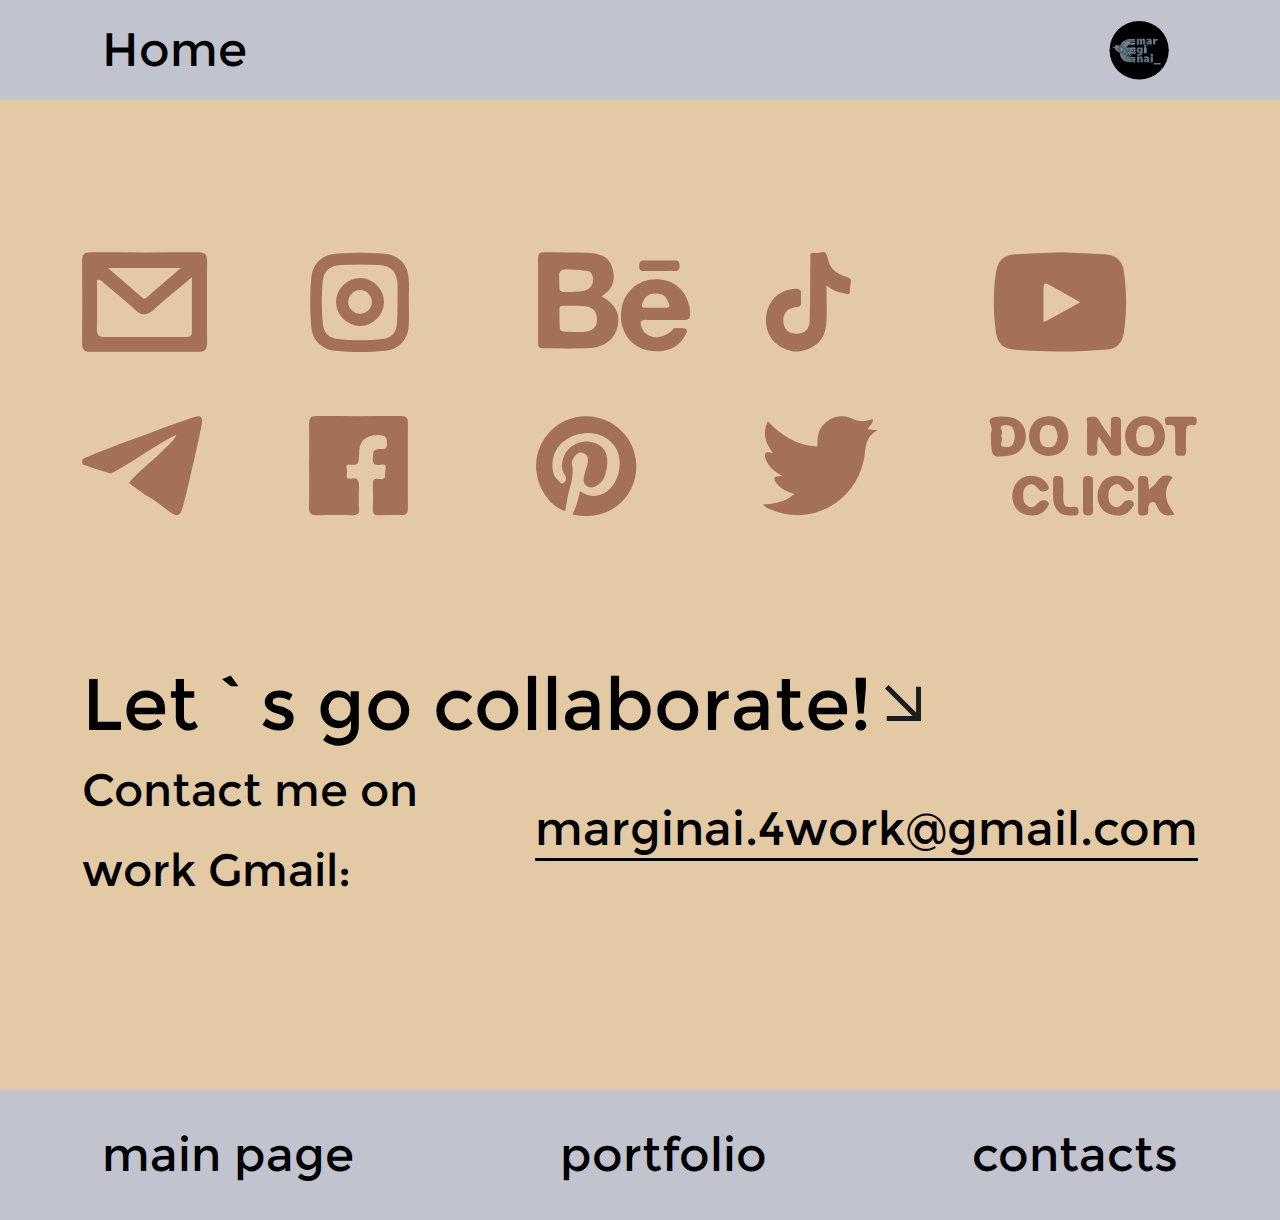
<file: contacts.html>
<!DOCTYPE html>
<html lang="en">
<head>
    <meta charset="UTF-8">
    <link rel="stylesheet" href="styles/styles.css">

    <title>Contacts</title>
</head>
<body>
<header>
    <a href="index.html">Home</a>
    <a class="logotype" href="index.html">
        <img class="logotype-item" src="media/img/logo.svg" alt="logo">
    </a>
</header>
<main>
    <div class="container">
        <section class="cont">
            <div class="line1 row">
                <a class="col" target="_blank" href="mailto: marginai.4work@gmail.com"><i class="icon-mail"></i></a>
                <a class="col" target="_blank" href="https://www.instagram.com/marginai_/"><i class="icon-instagram"></i> </a>
                <a class="col" target="_blank" href="https://www.behance.net/marginai11a52b"><i class="icon-behance"></i> </a>
                <a class="col" target="_blank" href="https://www.tiktok.com/@marginai_?lang=ru-RU"><i class="icon-tiktok"></i> </a>
                <a class="col" target="_blank" href="https://www.youtube.com/channel/UCEJxVLRbI3MbpDrWArgPAqw"><i
                        class="icon-youtube"></i> </a>
            </div>
            <div class="line2 row">
                <a class="col" target="_blank" href="https://t.me/Irina_Harkavets"><i class="icon-telegram"></i> </a>
                <a class="col" target="_blank" href="https://www.facebook.com/irina.harkavets/"><i class="icon-facebook"></i></a>
                <a class="col" target="_blank" href="https://www.pinterest.com/?show_error=true"><i class="icon-pinterest"></i></a>
                <a class="col" target="_blank" href="https://twitter.com/marginai_art"><i class="icon-twitter"></i> </a>
                <a class="col" target="_blank" href="https://opensea.io/marginai_"><i class="icon-do-not-click"></i></a>
            </div>
        </section>
        <section class="collaboration">
            <div class="collaboration-arrow">
                <p>Let`s go collaborate!</p>
                <img src="media/img/arrow.svg" alt="arrow">
            </div>
            <div class="gmail">
                <span>Contact me on work Gmail: </span>
                <div class="link-gmail">
                    <a href="mailto: marginai.4work@gmail.com">marginai.4work@gmail.com</a>
                    <hr>
                </div>
            </div>
        </section>
    </div>
</main>
<footer class="footer">
    <a href="index.html">main page</a>
    <a href="portfolio.html">portfolio</a>
    <a href="contacts.html">contacts</a>
</footer>
</body>
</html>
</file>
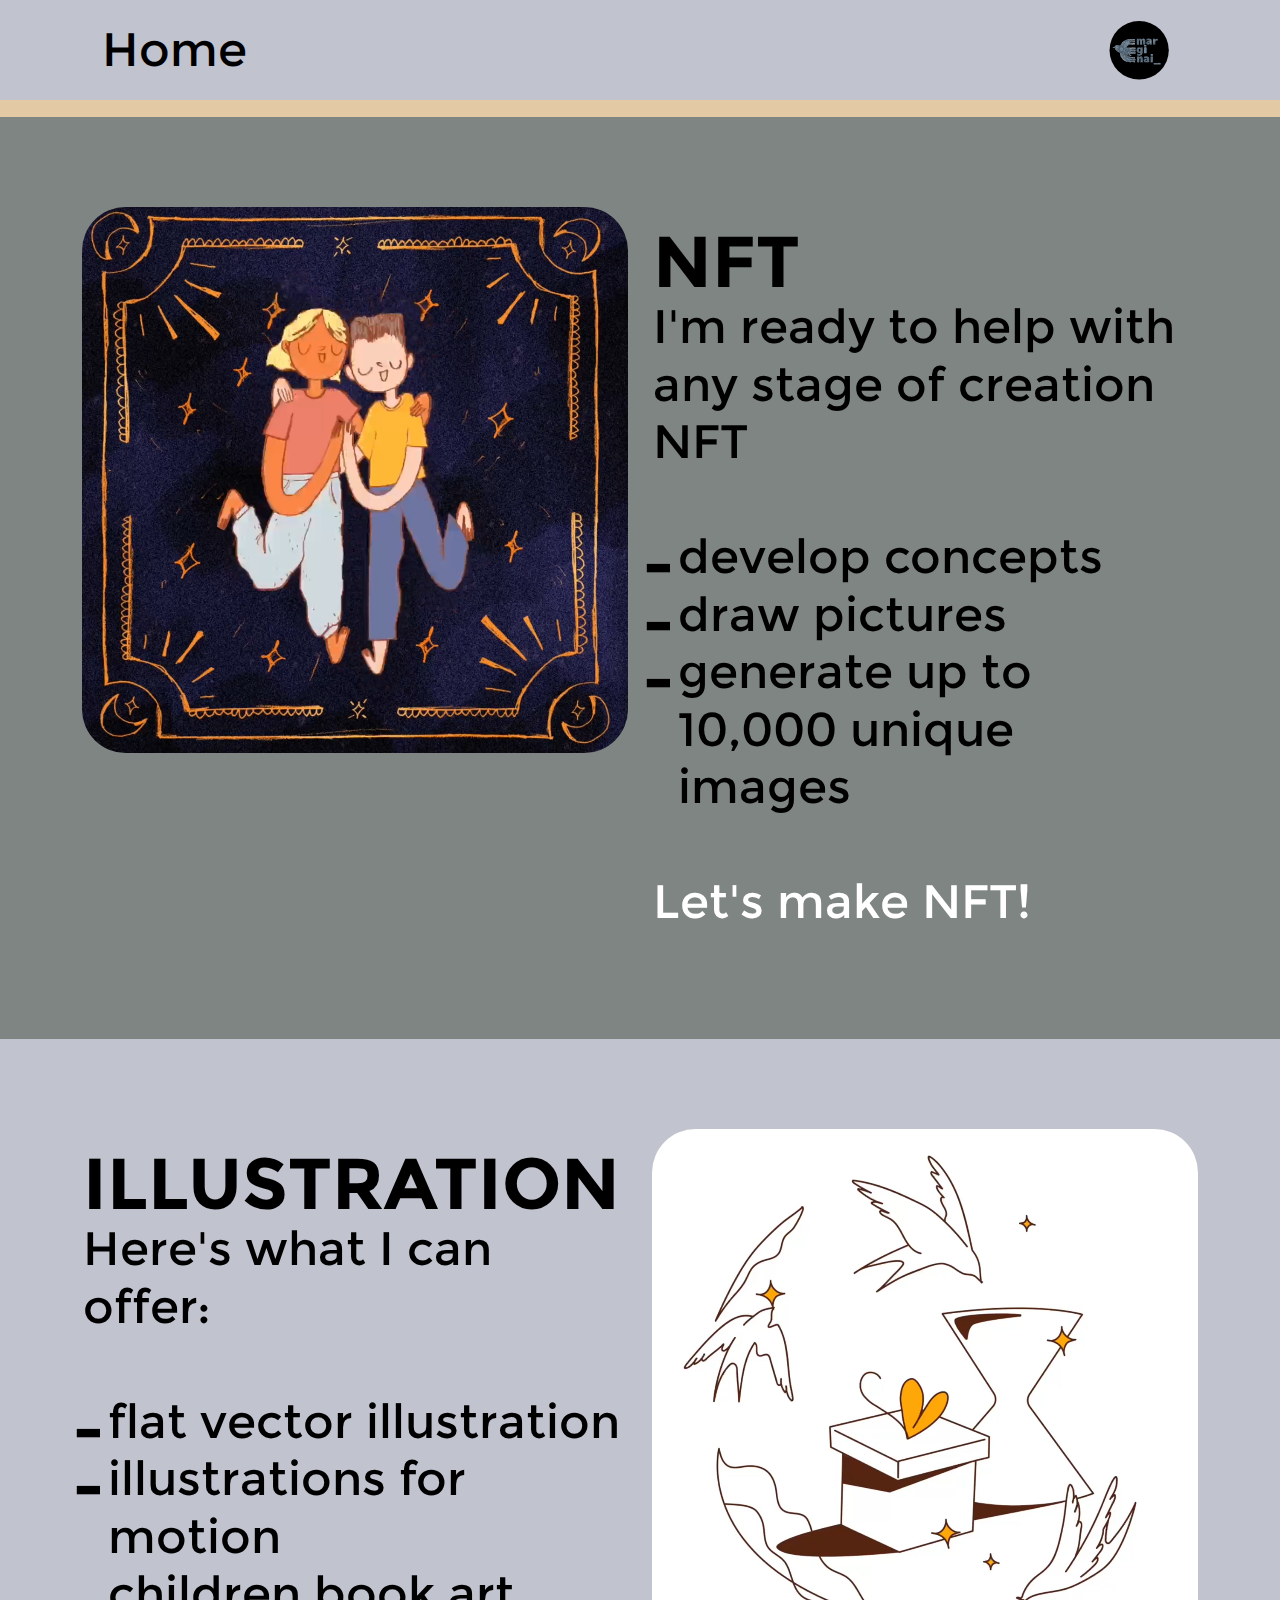
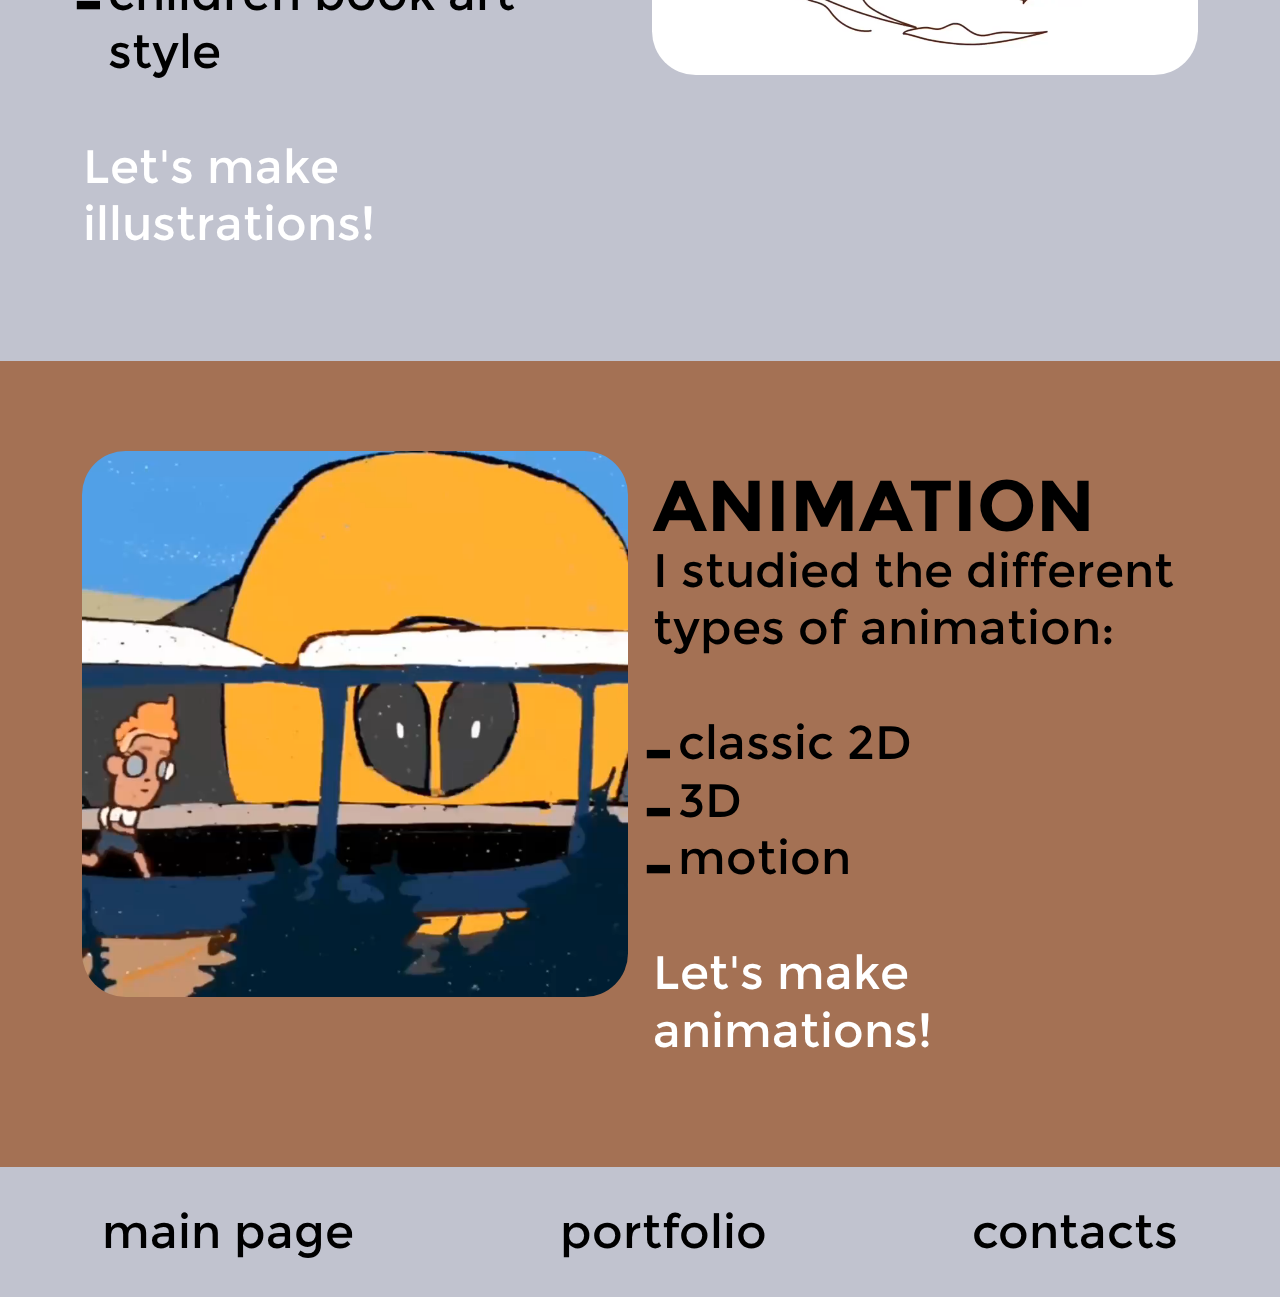
<file: portfolio.html>
<!DOCTYPE html>
<html lang="en">
<head>
    <meta charset="UTF-8">
    <link rel="stylesheet" href="styles/styles.css">
    <title>Portfolio</title>
</head>
<body>
<header>
    <a href="index.html">Home</a>
    <a class="logotype" href="index.html">
        <img class="logotype-item" src="media/img/logo.svg" alt="logo">
    </a>
</header>
<main>
    <section class="NFT">
        <div class="container">
            <div class="row">
                <div class="gif col-6">
                    <video loop muted autoplay class="gif_item" src="media/nft.MOV">
                        <source src="media/nft.MOV" type="nft">
                    </video>
                </div>
                <div class="info col-6">
                    <h2>NFT</h2>
                    <p>I'm ready to help with any
                        stage of creation NFT</p>
                    <br>
                    <ul class="list">
                        <li class="list-item">develop concepts</li>
                        <li class="list-item">draw pictures</li>
                        <li class="list-item">generate up to 10,000 unique images</li>
                    </ul>
                    <br>
                    <a href="contacts.html" class="lets">Let's make NFT!</a>
                </div>
            </div>
        </div>
    </section>
    <section class="illustration">
        <div class="container">
            <div class="row">
                <div class="info col-6">
                    <h2>illustration</h2>
                    <p>Here's what I can offer: </p>
                    <br>
                    <ul class="list">
                        <li class="list-item">flat vector illustration</li>
                        <li class="list-item">illustrations for motion</li>
                        <li class="list-item">children book art style</li>
                    </ul>
                    <br>
                    <a href="contacts.html" class="lets">Let's make illustrations!</a>
                </div>
                <div class="gif col-6">
                    <video loop muted autoplay class="gif_item" src="media/illustration.MOV">
                        <source src="media/illustration.MOV" type="illustration">
                    </video>
                </div>
            </div>
        </div>
    </section>
    <section class="animation">
        <div class="container">
            <div class="row">
                <div class="gif col-6">
                    <video loop muted autoplay class="gif_item" src="media/animation.MOV">
                        <source src="media/animation.MOV" type="animation">
                    </video>
                </div>
                <div class="info col-6">
                    <h2>animation</h2>
                    <p>I studied the different
                        types of animation:</p>
                    <br>
                    <ul class="list">
                        <li class="list-item">classic 2D</li>
                        <li class="list-item">3D</li>
                        <li class="list-item">motion</li>
                    </ul>
                    <br>
                    <a href="contacts.html" class="lets">Let's make animations! </a>
                </div>
            </div>
        </div>
    </section>
</main>
<footer class="footer">
    <a href="index.html">main page</a>
    <a href="portfolio.html">portfolio</a>
    <a href="contacts.html">contacts</a>
</footer>
</body>
</html>
</file>
<file: styles/styles.css>
@import "removal.css";
@import "bootstrap-grid.min.css";
@import "fonts.css";
@import "icon.css";


body {
    background: #E3C9A4;
    font-family: "Montserrat-Regular", sans-serif;
    font-size: 35pt;
    line-height: 43.13pt;
}

main {
    padding-top: 13vh;
}

a {
    color: black;
}

a:hover {
    cursor: pointer;
    text-decoration: none;
    color: black;
    opacity: 60%;
    transition: 30ms;
}

/*----Header-------------------------------------------------*/
header {
    /*position: sticky;*/
    position: fixed;
    top: 0;
    left: 0;
    width: 100%;
    padding: 1vh 8vw;
    background: #C1C3CF;
    display: flex;
    flex-direction: row;
    justify-content: space-between;
    align-items: center;
}

header .logotype {
    width: 7%;
}

header .logotype-item {
    width: 100%;
}

.logotype:hover {
    opacity: 100%;
}

/*----Footer-------------------------------------------------*/
footer {
    padding: 4vh 8vw;
    background: #C1C3CF;
    display: flex;
    flex-direction: row;
    justify-content: space-between;
}

/*----Main page-------------------------------------------------*/

.logo_item {
    width: 90%;
}

.first h1 {
    font-family: "Montserrat-Bold", sans-serif;
    font-size: 55.43pt;
    line-height: 60.46pt;
    font-weight: 700;
}

.text span {
    display: flex;
    width: 88%;
    padding: 2vh 0;
}

.third span {
    width: 63%;
}

.fourth span {
    width: 100%;
    justify-content: center;
    padding: 3vh 0;
}

hr {
    border: none;
    border-top: 3px solid black;
    width: 100%;
}

.show-reel {
    background-color: black;
}

.reel {
    cursor: pointer;
    width: 100%;
}

/*----Portfolio-------------------------------------------------*/
.NFT, .illustration, .animation {
    padding: 10vh 0;
}

.NFT {
    background: #7F8583;
}

.illustration {
    background: #C1C3CF;
}

.animation {
    background: #A47154;
}

.gif_item {
    width: 100%;
    border-radius: 8%;
}

.info {
    display: flex;
    flex-direction: column;
    justify-content: space-between;
    padding: 2vh 1vw;
}


.NFT h2, .illustration h2, .animation h2 {
    font-family: "Montserrat-Bold", sans-serif;
    font-size: 54.2pt;
    line-height: 55pt;
    text-transform: uppercase;

}

.list {
    display: flex;
    flex-direction: column;
    list-style-image: url("../media/img/ul-symbol.svg");
    justify-content: center;
    padding-left: 2vw;

}

.lets {
    color: white;
}

/*----Contacts-----------------------------------*/
.cont{
    margin: 15vh 0;
    height: 30vh;
    display: flex;
    flex-direction: column;
    justify-content: space-between;
}

.cont i{
    font-size: 100px;
}

.cont a{
    opacity: 1;
}

.cont i:hover:before {
    text-decoration: none;
    opacity: 1;
    text-shadow: -13px 7px #D6BC99;
    color: white;
}

.collaboration-arrow {
    display: flex;
    flex-direction: row;
}

.collaboration-arrow img {
    margin-left: 1vw;
}

.collaboration p {
    font-size: 54.92pt;
    line-height: 70pt;
}

.collaboration span {
    font-size: 34pt;
    line-height: 60pt;
}

.collaboration .gmail {
    display: flex;
    flex-direction: row;
    align-items: center;
    margin-bottom: 20vh;
}

.collaboration a:hover {
    color: black;
    opacity: 100%;
    font-size: 34pt;
}

.link-gmail {
    padding-left: 1%;
}
</file>
